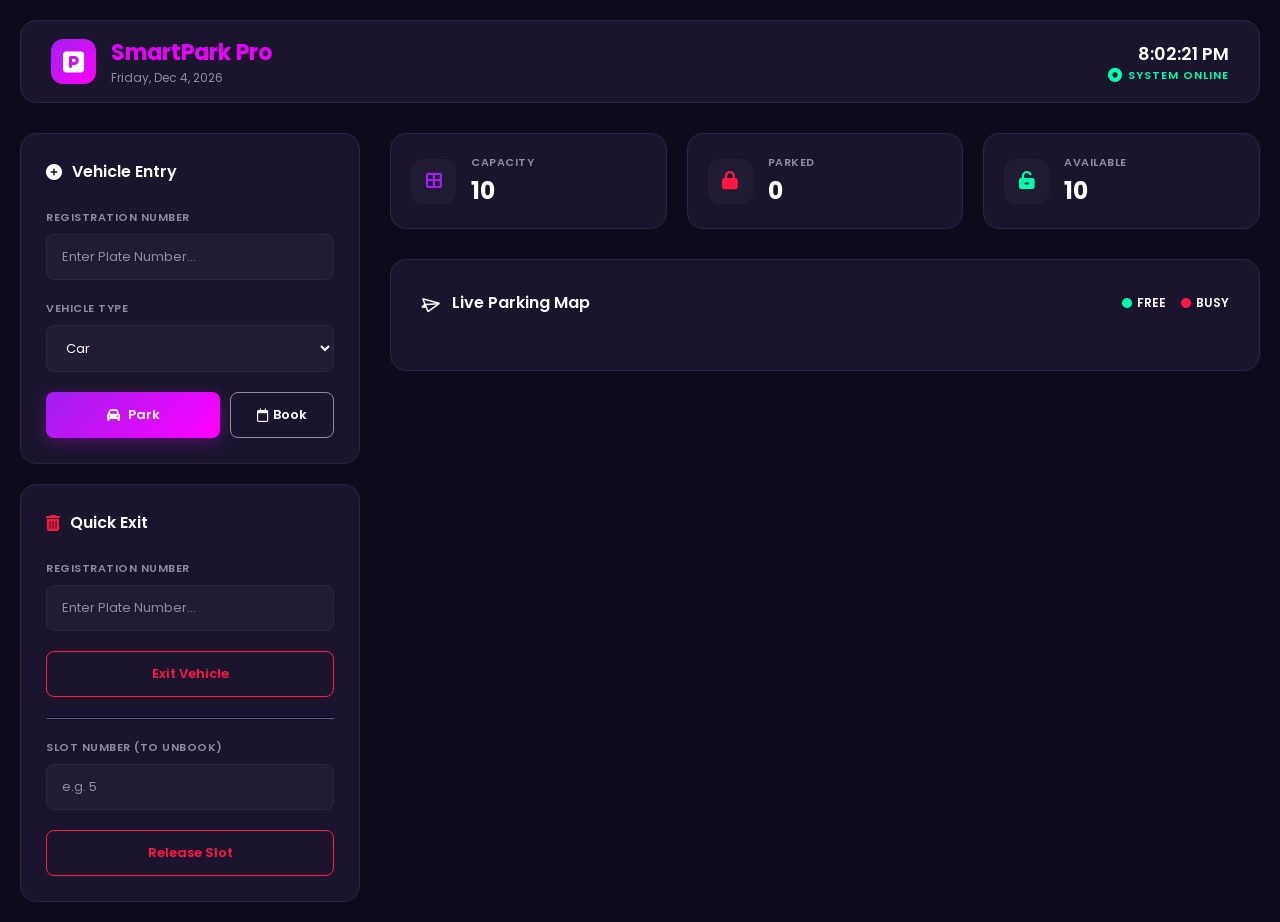
<file: CarParkingSystem/frontend/index.html>
<!DOCTYPE html>
<html lang="en">

<head>
    <meta charset="UTF-8">
    <meta name="viewport" content="width=device-width, initial-scale=1.0">
    <title>SmartPark Pro</title>
    <link href="https://fonts.googleapis.com/css2?family=Poppins:wght@400;500;600;700&display=swap" rel="stylesheet">
    <link rel="stylesheet" href="https://cdnjs.cloudflare.com/ajax/libs/font-awesome/6.4.0/css/all.min.css">
    <link rel="stylesheet" href="style.css">
</head>

<body>
    <div class="app-container">
        <!-- Header -->
        <header class="header">
            <div class="logo-section">
                <div class="logo-icon"><i class="fa-solid fa-parking"></i></div>
                <div class="logo-text">
                    <h1>SmartPark Pro</h1>
                    <p id="current-date">Saturday, Feb 28, 2026</p>
                </div>
            </div>
            <div class="time-section">
                <h2 id="current-time">10:11:50 PM</h2>
                <p class="status-online"><i class="fa-solid fa-circle-dot"></i> SYSTEM ONLINE</p>
            </div>
        </header>

        <div class="main-layout">
            <!-- Sidebar Controls -->
            <aside class="sidebar">
                <div class="control-card">
                    <h3><i class="fa-solid fa-circle-plus"></i> Vehicle Entry</h3>

                    <div class="form-group">
                        <label>REGISTRATION NUMBER</label>
                        <input type="text" id="park-plate" placeholder="Enter Plate Number...">
                    </div>

                    <div class="form-group">
                        <label>VEHICLE TYPE</label>
                        <select id="vehicle-type">
                            <option value="Car">Car</option>
                            <option value="Bike">Bike</option>
                            <option value="Truck">Truck</option>
                        </select>
                    </div>

                    <div class="button-group">
                        <button class="btn-primary" onclick="parkCar()"><i class="fa-solid fa-car"></i> Park</button>
                        <button class="btn-outline" onclick="bookCar()"><i class="fa-regular fa-calendar"
                                style="margin-right: 5px;"></i> Book</button>
                    </div>
                </div>

                <div class="control-card exit-card">
                    <h3><i class="fa-solid fa-trash-can" style="color: #ff1744;"></i> Quick Exit</h3>

                    <div class="form-group">
                        <label>REGISTRATION NUMBER</label>
                        <input type="text" id="remove-plate" placeholder="Enter Plate Number...">
                    </div>

                    <button class="btn-danger" onclick="removeCar()">Exit Vehicle</button>

                    <hr style="border-color: var(--border-color); margin: 20px 0;">

                    <div class="form-group">
                        <label>SLOT NUMBER (TO UNBOOK)</label>
                        <input type="number" id="unbook-slot" placeholder="e.g. 5" min="1" max="10">
                    </div>

                    <button class="btn-outline"
                        style="border-color: var(--danger-red); color: var(--danger-red); width: 100%;"
                        onclick="unbookSlot()">Release Slot</button>
                </div>

                <div id="message-container" class="message-box hidden"></div>
            </aside>

            <!-- Main Content Dash -->
            <main class="dashboard-content">
                <!-- Stats -->
                <div class="stats-row">
                    <div class="stat-card">
                        <div class="stat-icon purple"><i class="fa-solid fa-border-all"></i></div>
                        <div class="stat-info">
                            <p>CAPACITY</p>
                            <h3 id="stat-capacity">10</h3>
                        </div>
                    </div>
                    <div class="stat-card">
                        <div class="stat-icon red"><i class="fa-solid fa-lock"></i></div>
                        <div class="stat-info">
                            <p>PARKED</p>
                            <h3 id="stat-parked">0</h3>
                        </div>
                    </div>
                    <div class="stat-card">
                        <div class="stat-icon green"><i class="fa-solid fa-unlock-keyhole"></i></div>
                        <div class="stat-info">
                            <p>AVAILABLE</p>
                            <h3 id="stat-available">10</h3>
                        </div>
                    </div>
                </div>

                <!-- Map -->
                <div class="map-container">
                    <div class="map-header">
                        <h3><i class="fa-regular fa-paper-plane"
                                style="transform: rotate(45deg); margin-right: 5px;"></i> Live Parking Map</h3>
                        <div class="legend">
                            <span class="legend-item"><i class="fa-solid fa-circle legend-green"></i> FREE</span>
                            <span class="legend-item"><i class="fa-solid fa-circle legend-red"></i> BUSY</span>
                        </div>
                    </div>

                    <div id="slots-container" class="slots-grid">
                        <!-- Slots injected by JS -->
                    </div>
                </div>
            </main>
        </div>
    </div>

    <script src="script.js"></script>
</body>

</html>
</file>
<file: CarParkingSystem/frontend/style.css>
:root {
    --bg-dark: #0f0a1c;
    --card-bg: #1a152d;
    --border-color: #2b2543;
    --text-main: #ffffff;
    --text-muted: #8e8b9f;

    --accent-primary: #d500f9;
    --accent-secondary: #ff00ff;

    --success-green: #00ffaa;
    --danger-red: #ff1744;

    --btn-grad: linear-gradient(135deg, #a020f0, #ff00ff);
}

* {
    box-sizing: border-box;
    margin: 0;
    padding: 0;
    font-family: 'Poppins', sans-serif;
}

body {
    background-color: var(--bg-dark);
    color: var(--text-main);
    min-height: 100vh;
    overflow-x: hidden;
}

.app-container {
    max-width: 1400px;
    margin: 0 auto;
    padding: 20px;
}

/* Header */
.header {
    display: flex;
    justify-content: space-between;
    align-items: center;
    background-color: var(--card-bg);
    padding: 15px 30px;
    border-radius: 16px;
    margin-bottom: 30px;
    border: 1px solid var(--border-color);
}

.logo-section {
    display: flex;
    align-items: center;
    gap: 15px;
}

.logo-icon {
    background: var(--btn-grad);
    width: 45px;
    height: 45px;
    display: flex;
    align-items: center;
    justify-content: center;
    border-radius: 12px;
    font-size: 24px;
    color: white;
}

.logo-text h1 {
    font-size: 22px;
    background: -webkit-linear-gradient(#d500f9, #ff00ff);
    -webkit-background-clip: text;
    -webkit-text-fill-color: transparent;
    font-weight: 700;
}

.logo-text p {
    font-size: 12px;
    color: var(--text-muted);
}

.time-section {
    text-align: right;
}

.time-section h2 {
    font-size: 18px;
    font-weight: 600;
}

.status-online {
    font-size: 11px;
    color: var(--success-green);
    font-weight: 600;
    letter-spacing: 1px;
    display: flex;
    align-items: center;
    gap: 5px;
    justify-content: flex-end;
}

.status-online i {
    font-size: 14px;
}

/* Layout */
.main-layout {
    display: flex;
    gap: 30px;
    align-items: flex-start;
}

.sidebar {
    width: 340px;
    flex-shrink: 0;
    display: flex;
    flex-direction: column;
    gap: 20px;
}

.dashboard-content {
    flex-grow: 1;
    display: flex;
    flex-direction: column;
    gap: 30px;
}

/* Cards */
.control-card {
    background-color: var(--card-bg);
    border-radius: 16px;
    padding: 25px;
    border: 1px solid var(--border-color);
}

.control-card h3 {
    font-size: 16px;
    margin-bottom: 25px;
    display: flex;
    align-items: center;
    gap: 10px;
    font-weight: 600;
}

.form-group {
    margin-bottom: 20px;
}

.form-group label {
    display: block;
    font-size: 11px;
    color: var(--text-muted);
    margin-bottom: 8px;
    font-weight: 600;
    letter-spacing: 0.5px;
}

.form-group input,
.form-group select {
    width: 100%;
    background-color: rgba(255, 255, 255, 0.03);
    border: 1px solid var(--border-color);
    color: white;
    padding: 12px 15px;
    border-radius: 8px;
    font-size: 13px;
    outline: none;
    transition: 0.3s;
}

.form-group input::placeholder {
    color: var(--text-muted);
}

.form-group input:focus,
.form-group select:focus {
    border-color: var(--accent-primary);
    box-shadow: 0 0 10px rgba(213, 0, 249, 0.2);
}

.button-group {
    display: flex;
    gap: 10px;
}

button {
    cursor: pointer;
    padding: 12px 15px;
    border-radius: 8px;
    font-weight: 600;
    font-size: 13px;
    border: none;
    transition: 0.3s;
    display: flex;
    align-items: center;
    justify-content: center;
}

.btn-primary {
    background: var(--btn-grad);
    color: white;
    flex: 2;
    box-shadow: 0 4px 15px rgba(213, 0, 249, 0.3);
}

.btn-primary:hover {
    box-shadow: 0 6px 20px rgba(213, 0, 249, 0.5);
    transform: translateY(-2px);
}

.btn-primary i {
    margin-right: 8px;
}

.btn-outline {
    background: transparent;
    border: 1px solid var(--text-muted);
    color: white;
    flex: 1;
}

.btn-outline:hover {
    border-color: var(--accent-primary);
    background: rgba(213, 0, 249, 0.1);
}

.btn-danger {
    background: transparent;
    color: var(--danger-red);
    border: 1px solid var(--danger-red);
    width: 100%;
}

.btn-danger:hover {
    background: rgba(255, 23, 68, 0.1);
}

/* Stats Row */
.stats-row {
    display: flex;
    gap: 20px;
}

.stat-card {
    background-color: var(--card-bg);
    border: 1px solid var(--border-color);
    border-radius: 16px;
    padding: 20px;
    flex: 1;
    display: flex;
    align-items: center;
    gap: 15px;
}

.stat-icon {
    width: 45px;
    height: 45px;
    border-radius: 12px;
    display: flex;
    align-items: center;
    justify-content: center;
    font-size: 18px;
    background-color: rgba(255, 255, 255, 0.03);
}

.stat-icon.purple {
    color: #a020f0;
}

.stat-icon.red {
    color: var(--danger-red);
}

.stat-icon.green {
    color: var(--success-green);
}

.stat-info p {
    font-size: 11px;
    color: var(--text-muted);
    font-weight: 600;
    letter-spacing: 0.5px;
    margin-bottom: 2px;
}

.stat-info h3 {
    font-size: 24px;
    font-weight: 700;
}

/* Map Area */
.map-container {
    background-color: var(--card-bg);
    border: 1px solid var(--border-color);
    border-radius: 16px;
    padding: 30px;
}

.map-header {
    display: flex;
    justify-content: space-between;
    align-items: center;
    margin-bottom: 25px;
}

.map-header h3 {
    font-size: 16px;
    display: flex;
    align-items: center;
    gap: 10px;
    font-weight: 600;
}

.legend {
    display: flex;
    gap: 15px;
    font-size: 12px;
    font-weight: 600;
}

.legend-item {
    display: flex;
    align-items: center;
    gap: 5px;
    color: var(--text-main);
}

.legend-green {
    color: var(--success-green);
    font-size: 10px;
}

.legend-red {
    color: var(--danger-red);
    font-size: 10px;
}

/* Slots Grid */
.slots-grid {
    display: grid;
    grid-template-columns: repeat(auto-fill, minmax(220px, 1fr));
    gap: 20px;
}

.slot {
    background-color: #120e21;
    border: 1px solid rgba(255, 255, 255, 0.05);
    border-radius: 12px;
    padding: 20px;
    height: 250px;
    display: flex;
    flex-direction: column;
    justify-content: space-between;
    position: relative;
    transition: 0.3s;
}

.slot-id {
    text-align: right;
    font-size: 12px;
    color: var(--text-muted);
    font-weight: 600;
}

.slot-icon {
    font-size: 20px;
    margin-bottom: auto;
    margin-top: 50px;
    color: rgba(255, 255, 255, 0.05);
}

.slot-status {
    text-align: center;
}

.slot-state {
    font-size: 12px;
    font-weight: 700;
    letter-spacing: 1px;
    margin-bottom: 3px;
}

.slot-plate {
    font-size: 10px;
    color: var(--text-muted);
    font-weight: 600;
}

/* Status variants */
.slot.vacant {
    border-color: rgba(0, 255, 170, 0.2);
}

.slot.vacant .slot-state {
    color: var(--success-green);
}

.slot.busy {
    border-color: rgba(255, 23, 68, 0.3);
    background: linear-gradient(180deg, rgba(255, 23, 68, 0.05) 0%, transparent 100%);
}

.slot.busy .slot-icon {
    color: var(--accent-secondary);
}

.slot.busy .slot-state {
    color: var(--danger-red);
}

.slot.busy .slot-plate {
    color: var(--accent-secondary);
}

/* Messages */
.message-box {
    padding: 15px;
    border-radius: 8px;
    font-size: 13px;
    text-align: center;
    margin-top: 20px;
    font-weight: 500;
}

.message-box.hidden {
    display: none;
}

.message-box.success {
    background-color: rgba(0, 255, 170, 0.1);
    color: var(--success-green);
    border: 1px solid var(--success-green);
}

.message-box.error {
    background-color: rgba(255, 23, 68, 0.1);
    color: var(--danger-red);
    border: 1px solid var(--danger-red);
}
</file>
